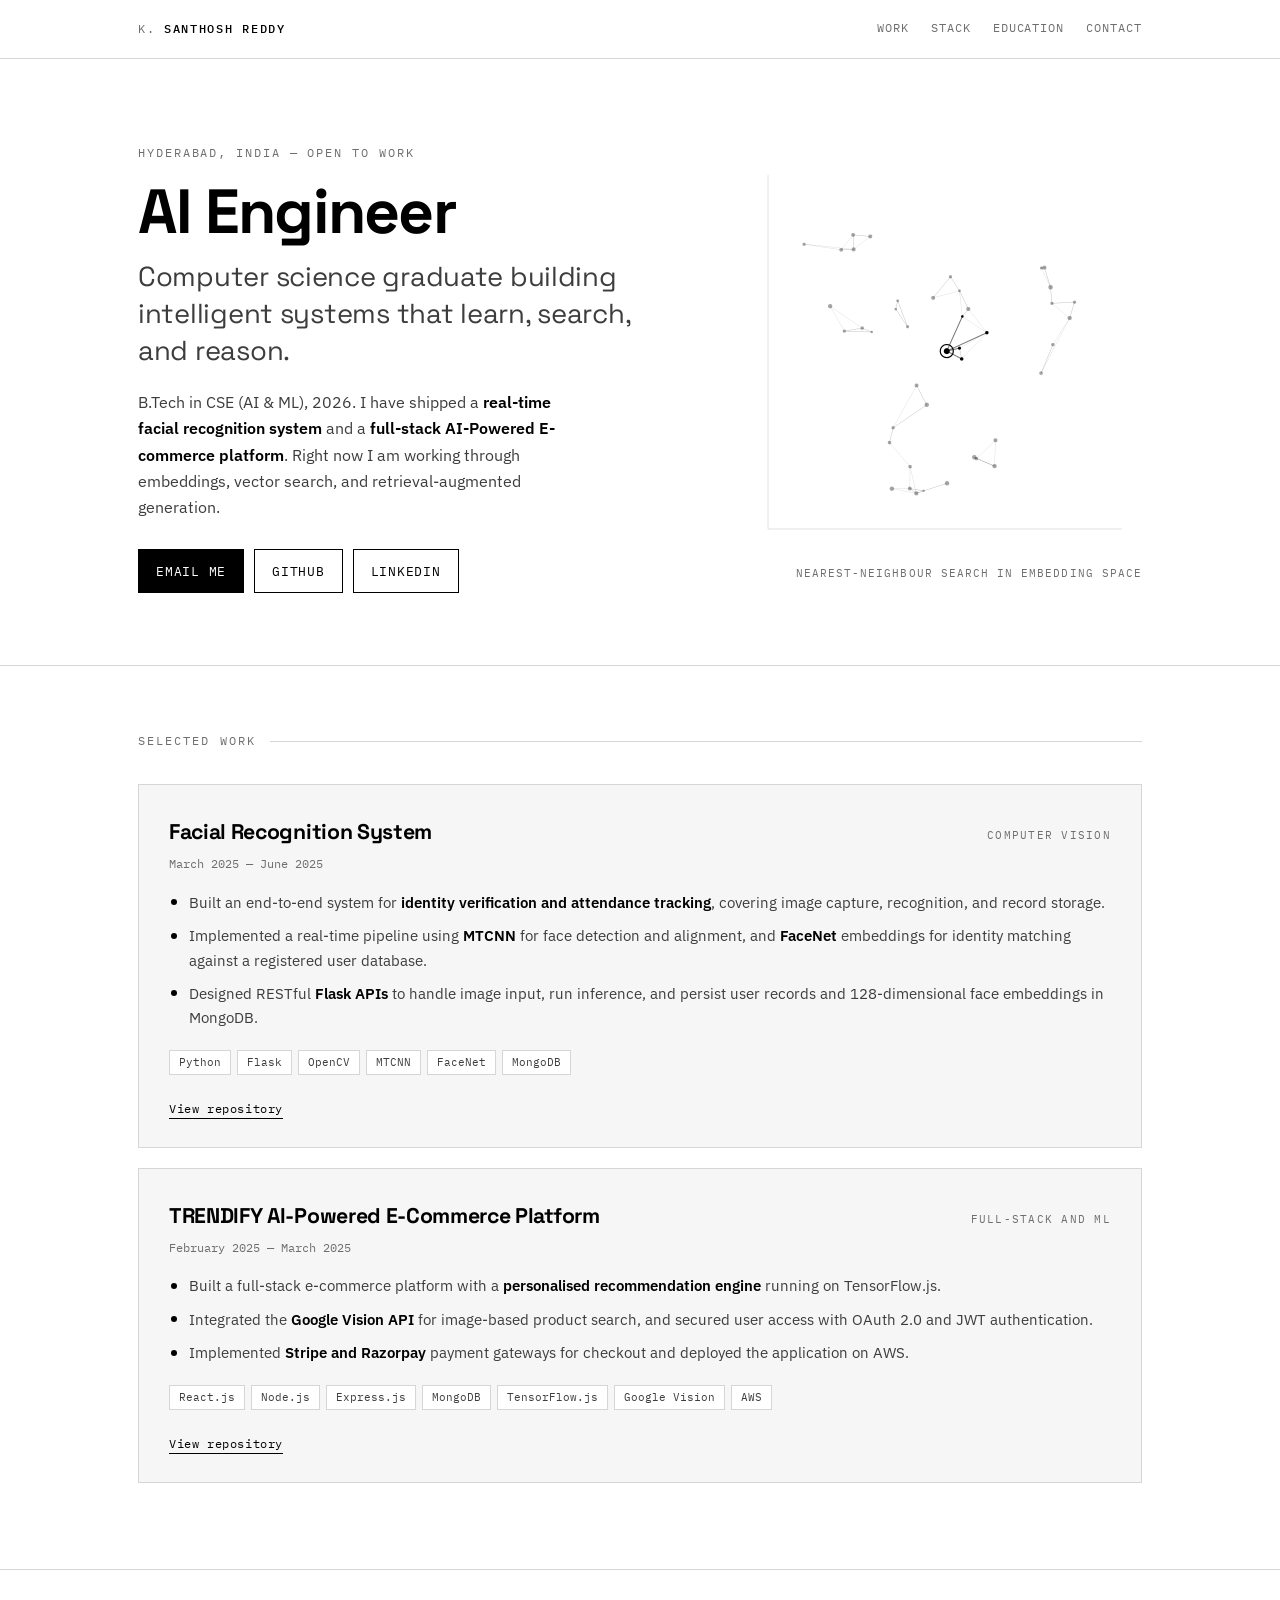
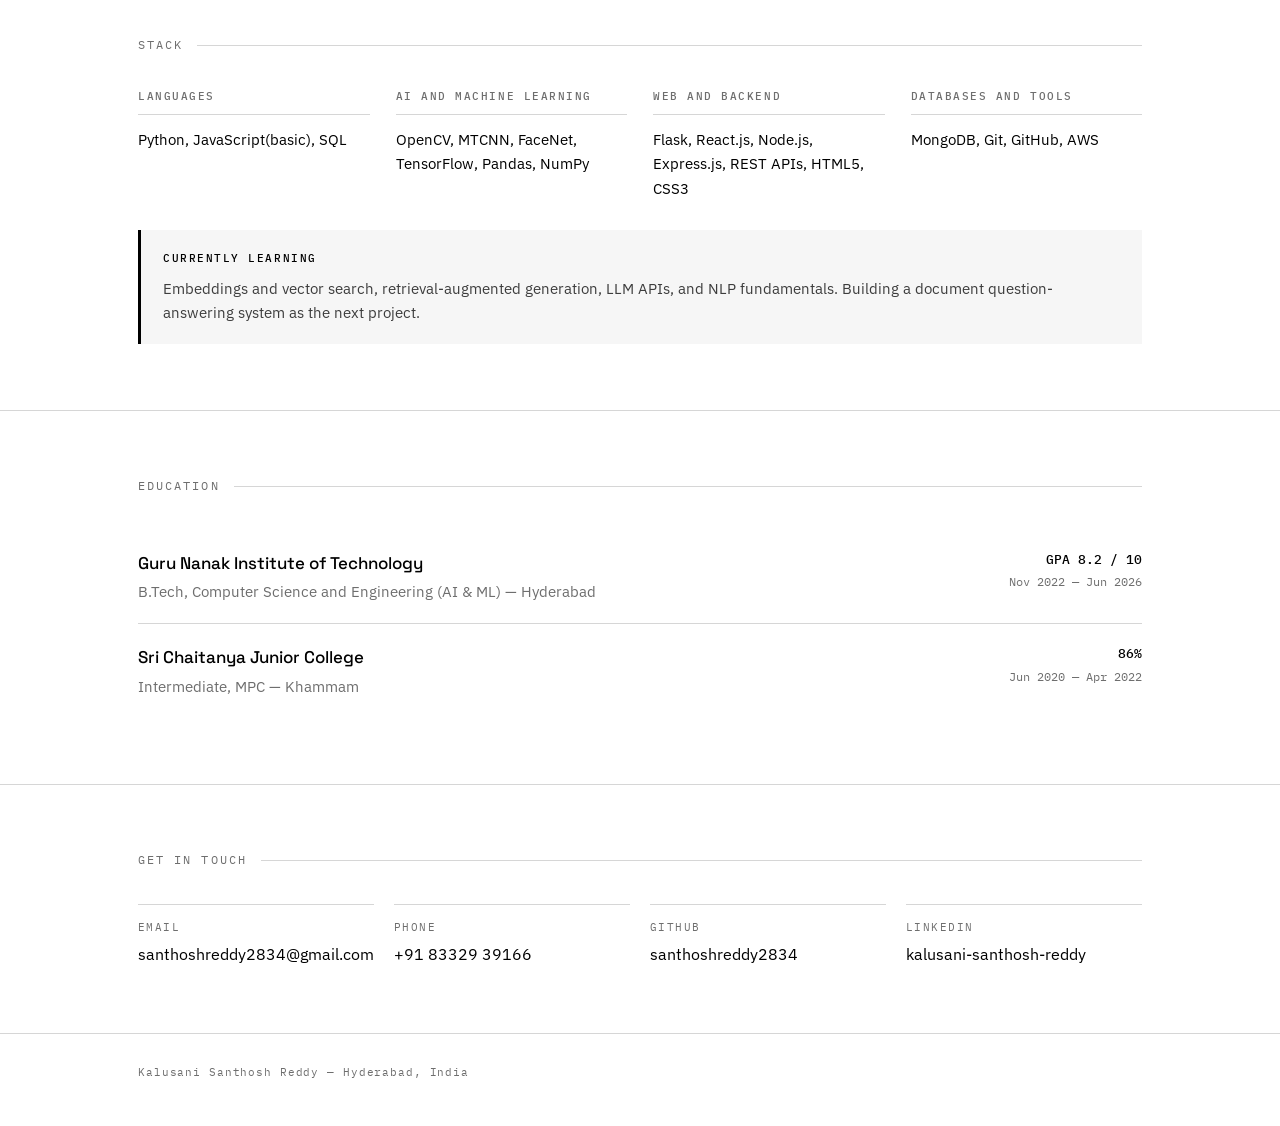
<file: index.html>
<!DOCTYPE html>
<html lang="en">
<head>
<meta charset="UTF-8">
<meta name="viewport" content="width=device-width, initial-scale=1.0">
<title>Kalusani Santhosh Reddy — AI Engineer</title>
<meta name="description" content="Computer science graduate building AI systems. Computer vision, full-stack development, and retrieval work.">
<link rel="preconnect" href="https://fonts.googleapis.com">
<link rel="preconnect" href="https://fonts.gstatic.com" crossorigin>
<link href="https://fonts.googleapis.com/css2?family=Space+Grotesk:wght@400;500;700&family=IBM+Plex+Sans:wght@400;500;600&family=IBM+Plex+Mono:wght@400;500&display=swap" rel="stylesheet">
<link rel="stylesheet" href="style.css">
</head>
<body>

<div class="topbar">
  <div class="wrap">
    <a class="mark" href="#top">K. <b>Santhosh Reddy</b></a>
    <nav class="navlinks">
      <a href="#work">Work</a>
      <a href="#stack">Stack</a>
      <a href="#education">Education</a>
      <a href="#contact">Contact</a>
    </nav>
  </div>
</div>

<header class="hero" id="top">
  <div class="wrap">
    <div>
      <p class="eyebrow">Hyderabad, India — Open to work</p>
      <h1>
        AI Engineer
        <span class="thin">Computer science graduate building intelligent systems that learn, search, and reason.</span>
      </h1>
      <p class="lede">
        B.Tech in CSE (AI &amp; ML), 2026. I have shipped a <strong>real-time facial recognition system</strong>
        and a <strong>full-stack AI-Powered E-commerce platform</strong>. Right now I am working through embeddings,
        vector search, and retrieval-augmented generation.
      </p>
      <div class="actions">
        <a class="btn solid" href="mailto:santhoshreddy2834@gmail.com">Email me</a>
        <a class="btn ghost" href="https://github.com/santhoshreddy2834" target="_blank" rel="noopener">GitHub</a>
        <a class="btn ghost" href="https://www.linkedin.com/in/kalusani-santhosh-reddy-b87212301/" target="_blank" rel="noopener">LinkedIn</a>
      </div>
    </div>

    <figure class="viz">
      <canvas id="knn" width="800" height="800" role="img"
              aria-label="Animated diagram of points in a vector space, each linked to its nearest neighbours."></canvas>
      <figcaption>Nearest-neighbour search in embedding space</figcaption>
    </figure>
  </div>
</header>

<main>

<section class="block" id="work">
  <div class="wrap">
    <h2 class="sechead">Selected work</h2>

    <article class="proj">
      <div class="proj-top">
        <h3>Facial Recognition System</h3>
        <span class="domain">Computer vision</span>
      </div>
      <p class="period">March 2025 — June 2025</p>
      <ul>
        <li>Built an end-to-end system for <b>identity verification and attendance tracking</b>, covering image capture, recognition, and record storage.</li>
        <li>Implemented a real-time pipeline using <b>MTCNN</b> for face detection and alignment, and <b>FaceNet</b> embeddings for identity matching against a registered user database.</li>
        <li>Designed RESTful <b>Flask APIs</b> to handle image input, run inference, and persist user records and 128-dimensional face embeddings in MongoDB.</li>
      </ul>
      <div class="stackrow">
        <span class="tag">Python</span><span class="tag">Flask</span><span class="tag">OpenCV</span>
        <span class="tag">MTCNN</span><span class="tag">FaceNet</span><span class="tag">MongoDB</span>
      </div>
      <a class="repo" href="https://github.com/santhoshreddy2834/Facial-Recognition-System" target="_blank" rel="noopener">View repository</a>
    </article>

    <article class="proj">
      <div class="proj-top">
        <h3>TRENDIFY AI-Powered E-Commerce Platform</h3>
        <span class="domain">Full-stack and ML</span>
      </div>
      <p class="period">February 2025 — March 2025</p>
      <ul>
        <li>Built a full-stack e-commerce platform with a <b>personalised recommendation engine</b> running on TensorFlow.js.</li>
        <li>Integrated the <b>Google Vision API</b> for image-based product search, and secured user access with OAuth 2.0 and JWT authentication.</li>
        <li>Implemented <b>Stripe and Razorpay</b> payment gateways for checkout and deployed the application on AWS.</li>
      </ul>
      <div class="stackrow">
        <span class="tag">React.js</span><span class="tag">Node.js</span><span class="tag">Express.js</span>
        <span class="tag">MongoDB</span><span class="tag">TensorFlow.js</span><span class="tag">Google Vision</span><span class="tag">AWS</span>
      </div>
      <a class="repo" href="https://github.com/santhoshreddy2834/Trendify_Ecommerce" target="_blank" rel="noopener">View repository</a>
    </article>
  </div>
</section>

<section class="block" id="stack">
  <div class="wrap">
    <h2 class="sechead">Stack</h2>
    <div class="skillgrid">
      <div class="skillgroup">
        <h4>Languages</h4>
        <p>Python, JavaScript(basic), SQL</p>
      </div>
      <div class="skillgroup">
        <h4>AI and machine learning</h4>
        <p>OpenCV, MTCNN, FaceNet, TensorFlow, Pandas, NumPy</p>
      </div>
      <div class="skillgroup">
        <h4>Web and backend</h4>
        <p>Flask, React.js, Node.js, Express.js, REST APIs, HTML5, CSS3</p>
      </div>
      <div class="skillgroup">
        <h4>Databases and tools</h4>
        <p>MongoDB, Git, GitHub, AWS</p>
      </div>
    </div>

    <div class="learning">
      <h4>Currently learning</h4>
      <p>Embeddings and vector search, retrieval-augmented generation, LLM APIs, and NLP fundamentals. Building a document question-answering system as the next project.</p>
    </div>
  </div>
</section>

<section class="block" id="education">
  <div class="wrap">
    <h2 class="sechead">Education</h2>
    <div class="edu">
      <div class="edu-left">
        <h3>Guru Nanak Institute of Technology</h3>
        <p>B.Tech, Computer Science and Engineering (AI &amp; ML) — Hyderabad</p>
      </div>
      <div class="edu-right"><b>GPA 8.2 / 10</b>Nov 2022 — Jun 2026</div>
    </div>
    <div class="edu">
      <div class="edu-left">
        <h3>Sri Chaitanya Junior College</h3>
        <p>Intermediate, MPC — Khammam</p>
      </div>
      <div class="edu-right"><b>86%</b>Jun 2020 — Apr 2022</div>
    </div>
  </div>
</section>

<section class="block" id="contact">
  <div class="wrap">
    <h2 class="sechead">Get in touch</h2>
    <div class="contact-grid">
      <div class="cline">
        <span>Email</span>
        <a href="mailto:santhoshreddy2834@gmail.com">santhoshreddy2834@gmail.com</a>
      </div>
      <div class="cline">
        <span>Phone</span>
        <a href="tel:+918332939166">+91 83329 39166</a>
      </div>
      <div class="cline">
        <span>GitHub</span>
        <a href="https://github.com/santhoshreddy2834" target="_blank" rel="noopener">santhoshreddy2834</a>
      </div>
      <div class="cline">
        <span>LinkedIn</span>
        <a href="https://www.linkedin.com/in/kalusani-santhosh-reddy-b87212301/" target="_blank" rel="noopener">kalusani-santhosh-reddy</a>
      </div>
    </div>
  </div>
</section>

</main>

<footer>
  <div class="wrap"><p>Kalusani Santhosh Reddy — Hyderabad, India</p></div>
</footer>

<script src="script.js"></script>
</body>
</html>
</file>
<file: style.css>
/* ============================================================
   Kalusani Santhosh Reddy — portfolio
   Black and white. No colour anywhere.
   ============================================================ */

:root{
  --black:#000000;
  --grey-dark:#3D3D3D;
  --grey-mid:#6E6E6E;
  --line:#D6D6D6;
  --off:#F6F6F6;
  --white:#FFFFFF;
  --max:1060px;
}

*{box-sizing:border-box;margin:0;padding:0}

html{scroll-behavior:smooth}

@media (prefers-reduced-motion:reduce){
  html{scroll-behavior:auto}
  *,*::before,*::after{
    animation-duration:.001ms !important;
    transition-duration:.001ms !important;
  }
}

body{
  background:var(--white);
  color:var(--black);
  font-family:'IBM Plex Sans',system-ui,-apple-system,sans-serif;
  font-size:16px;
  line-height:1.6;
  -webkit-font-smoothing:antialiased;
}

.wrap{max-width:var(--max);margin:0 auto;padding:0 28px}

a{color:inherit}
a:focus-visible,button:focus-visible{
  outline:2px solid var(--black);
  outline-offset:3px;
}

/* ---------- top bar ---------- */
.topbar{
  position:sticky;
  top:0;
  z-index:20;
  background:rgba(255,255,255,.92);
  backdrop-filter:blur(8px);
  border-bottom:1px solid var(--line);
}
.topbar .wrap{
  display:flex;
  align-items:center;
  justify-content:space-between;
  height:58px;
  gap:20px;
}
.mark{
  font-family:'IBM Plex Mono',monospace;
  font-size:12px;
  letter-spacing:.14em;
  text-transform:uppercase;
  color:var(--grey-mid);
  text-decoration:none;
  white-space:nowrap;
}
.mark b{color:var(--black);font-weight:500}

.navlinks{display:flex;gap:22px}
.navlinks a{
  font-family:'IBM Plex Mono',monospace;
  font-size:12px;
  letter-spacing:.08em;
  text-transform:uppercase;
  color:var(--grey-mid);
  text-decoration:none;
  padding-bottom:2px;
  border-bottom:1px solid transparent;
  transition:color .18s,border-color .18s;
}
.navlinks a:hover{color:var(--black);border-bottom-color:var(--black)}

@media(max-width:680px){.navlinks{display:none}}

/* ---------- hero ---------- */
.hero{padding:84px 0 72px}
.hero .wrap{
  display:grid;
  grid-template-columns:1.15fr .85fr;
  gap:52px;
  align-items:center;
}

.eyebrow{
  font-family:'IBM Plex Mono',monospace;
  font-size:12px;
  letter-spacing:.16em;
  text-transform:uppercase;
  color:var(--grey-mid);
  margin-bottom:18px;
}

h1{
  font-family:'Space Grotesk',sans-serif;
  font-weight:700;
  font-size:clamp(2.4rem,5.6vw,3.9rem);
  line-height:1.02;
  letter-spacing:-.028em;
  margin-bottom:20px;
}
h1 .thin{
  display:block;
  font-weight:400;
  color:var(--grey-dark);
  font-size:.44em;
  letter-spacing:-.01em;
  line-height:1.35;
  margin-top:14px;
}

.lede{
  font-size:1.03rem;
  color:var(--grey-dark);
  max-width:44ch;
  margin-bottom:28px;
}
.lede strong{color:var(--black);font-weight:600}

.actions{display:flex;flex-wrap:wrap;gap:10px}
.btn{
  display:inline-flex;
  align-items:center;
  font-family:'IBM Plex Mono',monospace;
  font-size:12.5px;
  letter-spacing:.06em;
  text-transform:uppercase;
  text-decoration:none;
  padding:11px 17px;
  border:1px solid var(--black);
  transition:background .18s,color .18s,transform .18s;
}
.btn:hover{transform:translateY(-2px)}
.btn.solid{background:var(--black);color:var(--white)}
.btn.solid:hover{background:var(--grey-dark);border-color:var(--grey-dark)}
.btn.ghost:hover{background:var(--black);color:var(--white)}

/* signature: nearest-neighbour canvas */
.viz{
  position:relative;
  aspect-ratio:1/1;
  width:100%;
  max-width:400px;
  justify-self:end;
}
#knn{width:100%;height:100%;display:block}
.viz figcaption{
  font-family:'IBM Plex Mono',monospace;
  font-size:10.5px;
  letter-spacing:.1em;
  text-transform:uppercase;
  color:var(--grey-mid);
  text-align:right;
  margin-top:10px;
}

@media(max-width:820px){
  .hero .wrap{grid-template-columns:1fr;gap:38px}
  .viz{justify-self:start;max-width:300px}
}

/* ---------- section frame ---------- */
section.block{padding:66px 0;border-top:1px solid var(--line)}

.sechead{
  font-family:'IBM Plex Mono',monospace;
  font-size:11.5px;
  letter-spacing:.18em;
  text-transform:uppercase;
  color:var(--grey-mid);
  margin-bottom:34px;
  display:flex;
  align-items:center;
  gap:14px;
  font-weight:400;
}
.sechead::after{content:'';flex:1;height:1px;background:var(--line)}

/* ---------- projects ---------- */
.proj{
  background:var(--off);
  border:1px solid var(--line);
  padding:30px 30px 26px;
  margin-bottom:20px;
  transition:border-color .2s,transform .2s;
}
.proj:hover{border-color:var(--black);transform:translateY(-2px)}

.proj-top{
  display:flex;
  justify-content:space-between;
  align-items:baseline;
  gap:18px;
  flex-wrap:wrap;
  margin-bottom:6px;
}
.proj h3{
  font-family:'Space Grotesk',sans-serif;
  font-size:1.33rem;
  font-weight:700;
  letter-spacing:-.015em;
}
.domain{
  font-family:'IBM Plex Mono',monospace;
  font-size:10.5px;
  letter-spacing:.12em;
  text-transform:uppercase;
  color:var(--grey-mid);
  white-space:nowrap;
}
.period{
  font-family:'IBM Plex Mono',monospace;
  font-size:11.5px;
  color:var(--grey-mid);
  margin-bottom:16px;
}

.proj ul{list-style:none;margin-bottom:20px}
.proj li{
  position:relative;
  padding-left:20px;
  margin-bottom:9px;
  color:var(--grey-dark);
  font-size:.955rem;
}
.proj li::before{
  content:'';
  position:absolute;
  left:2px;
  top:.62em;
  width:6px;
  height:6px;
  background:var(--black);
  border-radius:50%;
}
.proj li b{color:var(--black);font-weight:600}

.stackrow{display:flex;flex-wrap:wrap;gap:6px;margin-bottom:20px}
.tag{
  font-family:'IBM Plex Mono',monospace;
  font-size:11px;
  padding:3px 9px;
  border:1px solid var(--line);
  color:var(--grey-dark);
  background:var(--white);
}

.repo{
  font-family:'IBM Plex Mono',monospace;
  font-size:12px;
  letter-spacing:.05em;
  text-decoration:none;
  border-bottom:1px solid var(--black);
  padding-bottom:2px;
  transition:opacity .18s;
}
.repo:hover{opacity:.6}

/* ---------- stack ---------- */
.skillgrid{
  display:grid;
  grid-template-columns:repeat(auto-fit,minmax(230px,1fr));
  gap:26px;
}
.skillgroup h4{
  font-family:'IBM Plex Mono',monospace;
  font-size:11px;
  letter-spacing:.14em;
  text-transform:uppercase;
  color:var(--grey-mid);
  margin-bottom:12px;
  padding-bottom:8px;
  border-bottom:1px solid var(--line);
  font-weight:500;
}
.skillgroup p{font-size:.95rem;color:var(--black)}

.learning{
  margin-top:30px;
  padding:20px 22px;
  border-left:3px solid var(--black);
  background:var(--off);
}
.learning h4{
  font-family:'IBM Plex Mono',monospace;
  font-size:11px;
  letter-spacing:.14em;
  text-transform:uppercase;
  color:var(--black);
  margin-bottom:8px;
  font-weight:500;
}
.learning p{font-size:.95rem;color:var(--grey-dark)}

/* ---------- education ---------- */
.edu{
  display:flex;
  justify-content:space-between;
  gap:20px;
  flex-wrap:wrap;
  padding:20px 0;
  border-bottom:1px solid var(--line);
}
.edu:last-child{border-bottom:none}
.edu-left h3{
  font-family:'Space Grotesk',sans-serif;
  font-size:1.06rem;
  font-weight:500;
  margin-bottom:3px;
}
.edu-left p{font-size:.93rem;color:var(--grey-mid)}
.edu-right{
  font-family:'IBM Plex Mono',monospace;
  font-size:12px;
  color:var(--grey-mid);
  text-align:right;
  white-space:nowrap;
}
.edu-right b{
  display:block;
  color:var(--black);
  font-weight:500;
  font-size:13px;
  margin-bottom:2px;
}

/* ---------- contact ---------- */
.contact-grid{
  display:grid;
  grid-template-columns:repeat(auto-fit,minmax(200px,1fr));
  gap:20px;
  margin-top:6px;
}
.cline{border-top:1px solid var(--line);padding-top:14px}
.cline span{
  display:block;
  font-family:'IBM Plex Mono',monospace;
  font-size:10.5px;
  letter-spacing:.14em;
  text-transform:uppercase;
  color:var(--grey-mid);
  margin-bottom:6px;
}
.cline a{
  font-size:.97rem;
  text-decoration:none;
  word-break:break-word;
  border-bottom:1px solid transparent;
  transition:border-color .18s;
}
.cline a:hover{border-bottom-color:var(--black)}

/* ---------- footer ---------- */
footer{padding:30px 0 44px;border-top:1px solid var(--line)}
footer p{
  font-family:'IBM Plex Mono',monospace;
  font-size:11px;
  letter-spacing:.08em;
  color:var(--grey-mid);
}
</file>
